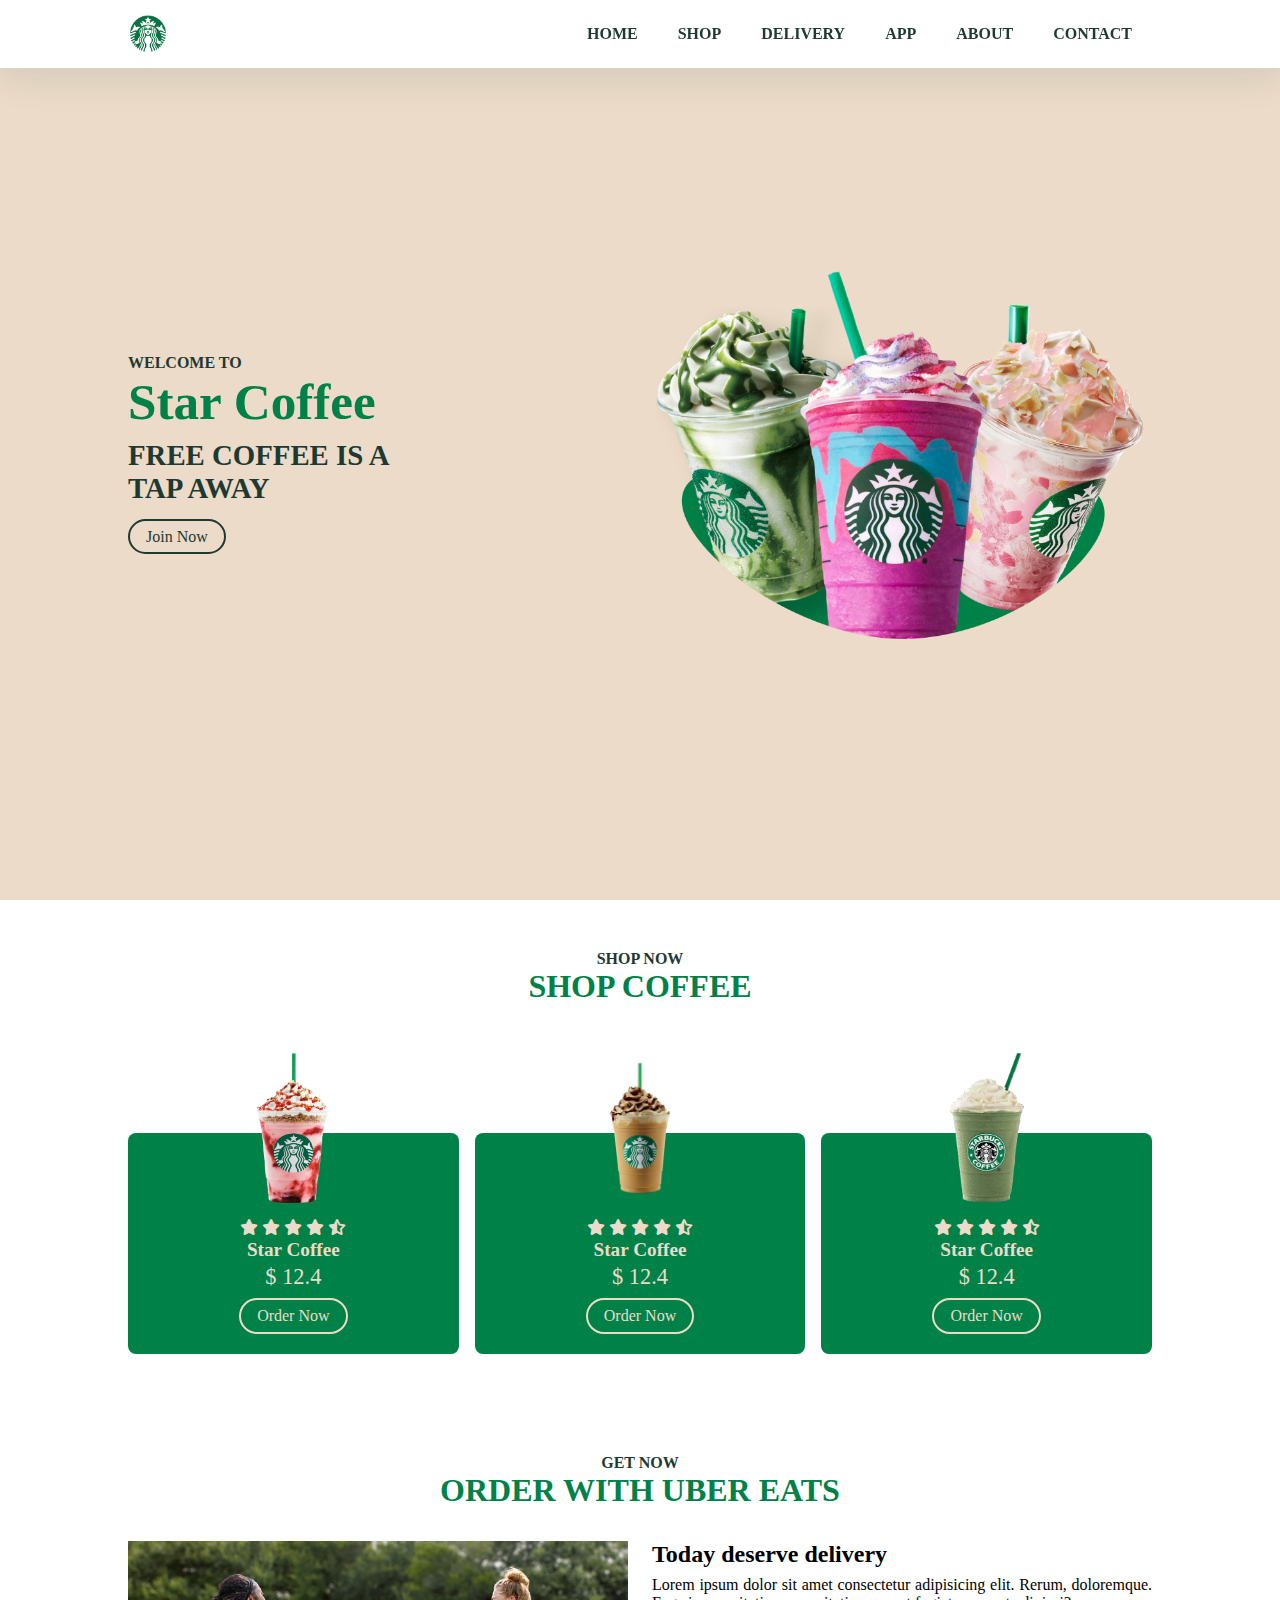
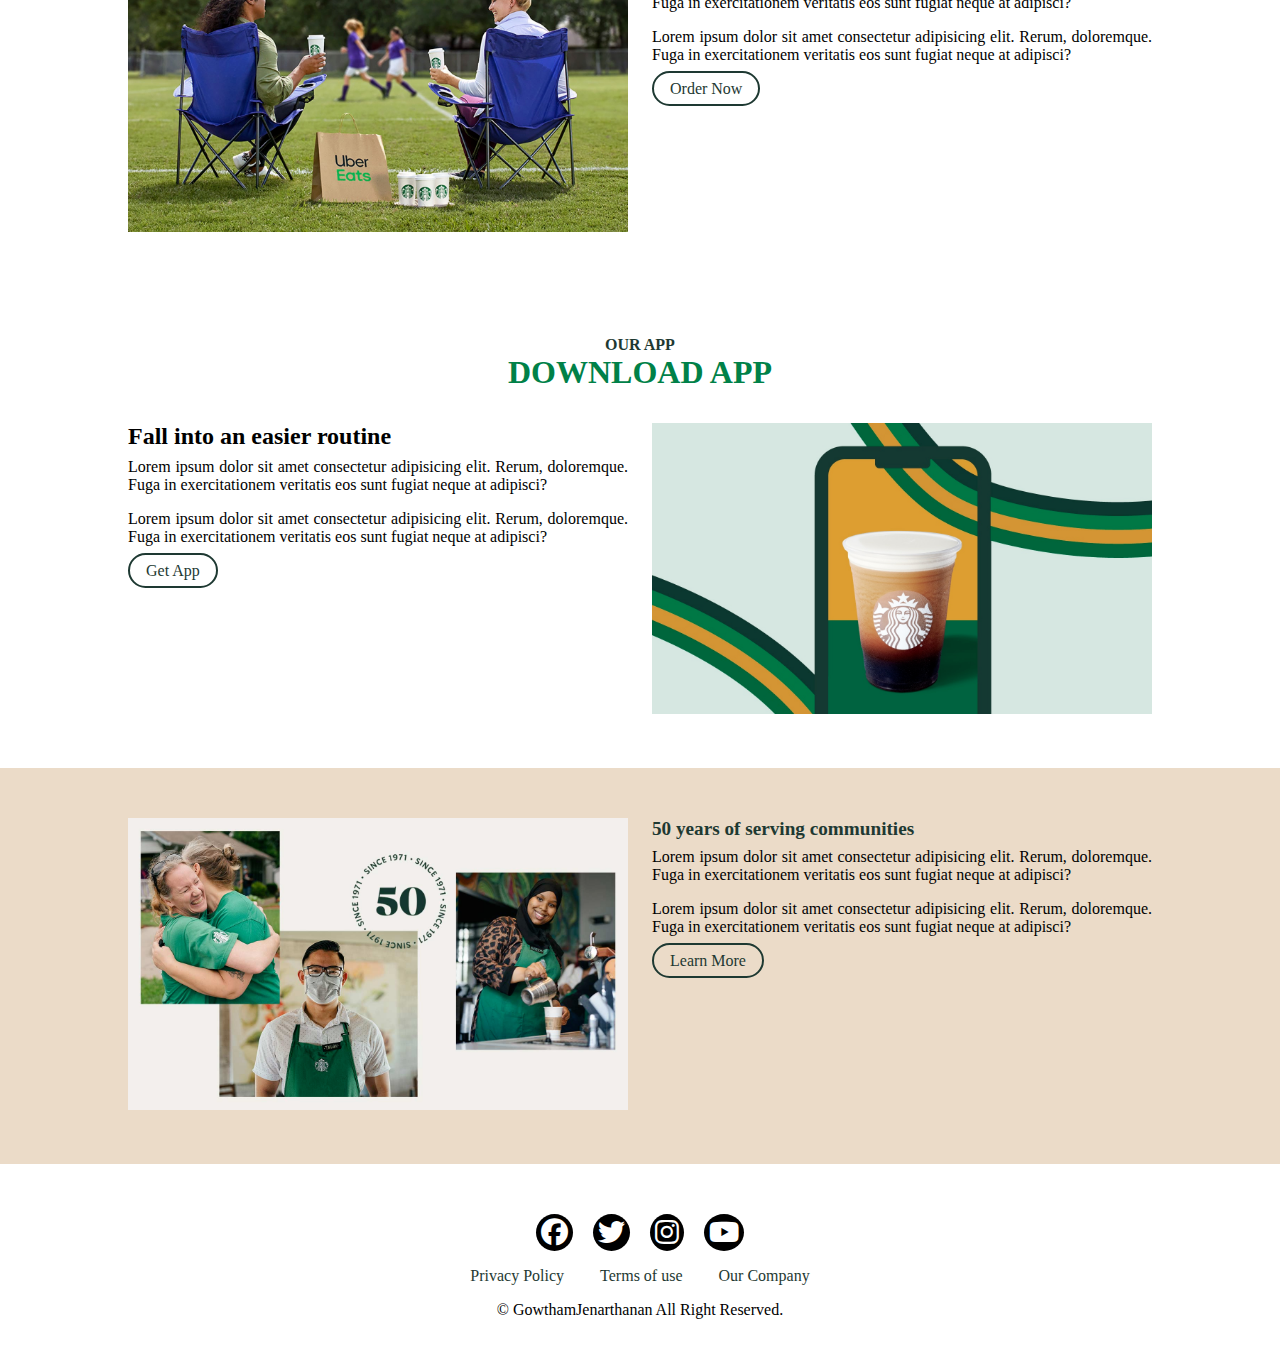
<file: Coffe Shop Website/index.html>
<!DOCTYPE html>
<html lang="en">
<head>
    <meta charset="UTF-8">
    <meta name="viewport" content="width=device-width, initial-scale=1.0">
    <title>Coffee Shop Website</title>
    <link rel="stylesheet" href="style.css">
    <link rel="stylesheet" href="https://cdnjs.cloudflare.com/ajax/libs/font-awesome/6.5.1/css/all.min.css"/>

<body>
   <!--Navbar--> 
   <header>
    <a href="#" class="logo"><img src="images/logo.png" alt=""></a>
    <div class="fas fa-bars" id="menu-icon"></div>
    <ul class="navbar">
        <li><a href="#home">Home</a> </li>
        <li><a href="#shop">Shop</a> </li>
        <li><a href="#delivery">Delivery</a></li>
        <li><a href="#app">App</a> </li>
        <li><a href="#about">About</a> </li>
        <li><a href="#contact">Contact</a> </li>
    </ul>
   </header>

<!--   Home  -->
<section class="home" id="home">
    <div class="home-text">
        <span>Welcome To</span>
        <h1>Star Coffee</h1>
        <h2>Free Coffee is a <br> tap away</h2>
        <a href="#" class="btn">Join Now</a>
    </div>
    <div class="home-img">
        <img src="images/home.png" alt="">
    </div>
</section>
<section class="shop" id="shop">
    <div class="heading">
        <span>Shop Now</span>
        <h1>Shop Coffee</h1>
    </div>
    <div class="shop-container">
        <div class="box">
            <div class="box-img">
                <img src="images/shop1.png" alt="">
            </div>
            <div class="stars">
                <i class="fa-solid fa-star"></i>
                <i class="fa-solid fa-star"></i>
                <i class="fa-solid fa-star"></i>
                <i class="fa-solid fa-star"></i>
                <i class="fa-solid fa-star-half-stroke"></i>
            </div>
            <h2>Star Coffee</h2>
            <span>$ 12.4</span>
            <a href="#" class="btn">Order Now</a>
        </div>

        <div class="box">
            <div class="box-img">
                <img src="images/shop2.png" alt="">
            </div>
            <div class="stars">
                <i class="fa-solid fa-star"></i>
                <i class="fa-solid fa-star"></i>
                <i class="fa-solid fa-star"></i>
                <i class="fa-solid fa-star"></i>
                <i class="fa-solid fa-star-half-stroke"></i>
            </div>
            <h2>Star Coffee</h2>
            <span>$ 12.4</span>
            <a href="#" class="btn">Order Now</a>
        </div>

        <div class="box">
            <div class="box-img">
                <img src="images/shop3.png" alt="">
            </div>
            <div class="stars">
                <i class="fa-solid fa-star"></i>
                <i class="fa-solid fa-star"></i>
                <i class="fa-solid fa-star"></i>
                <i class="fa-solid fa-star"></i>
                <i class="fa-solid fa-star-half-stroke"></i>
            </div>
            <h2>Star Coffee</h2>
            <span>$ 12.4</span>
            <a href="#" class="btn">Order Now</a>
        </div>
    </div>
</section>

<!-- Delivery-->
  <section class="delivery" id="delivery">
    <div class="heading">
        <span>Get Now</span>
        <h1>Order With Uber Eats</h1>
    </div>
    <div class="container">
        <div class="delivery-img">
            <img src="images/delivery.png" alt="">
        </div>
        <div class="delivery-text">
            <h2>Today deserve delivery</h2>
            <p>Lorem ipsum dolor sit amet consectetur adipisicing elit. Rerum, doloremque. Fuga in exercitationem veritatis eos sunt fugiat neque at adipisci?</p>
            <p>Lorem ipsum dolor sit amet consectetur adipisicing elit. Rerum, doloremque. Fuga in exercitationem veritatis eos sunt fugiat neque at adipisci?</p>
            <a href="#" class="btn">Order Now</a>
        </div>
    </div>
  </section>

   <section class="app" id="app">
    <div class="heading">
        <span>Our App</span>
        <h1>Download App</h1>
    </div>

    <div class="container">
       
        <div class="app-text">
            <h2>Fall into an easier routine</h2>
            <p>Lorem ipsum dolor sit amet consectetur adipisicing elit. Rerum, doloremque. Fuga in exercitationem veritatis eos sunt fugiat neque at adipisci?</p>
            <p>Lorem ipsum dolor sit amet consectetur adipisicing elit. Rerum, doloremque. Fuga in exercitationem veritatis eos sunt fugiat neque at adipisci?</p>
            <a href="#" class="btn">Get App</a>
        </div>
        <div class="app-img">
            <img src="images/app.png" alt="">
        </div>
    </div>
   </section>

   <!-- About-->

   <section class="about" id="about">
       <div class="about-img">
        <img src="images/about.png" alt="">
       </div>
       <div class="about-text">
        <h2>50 years of serving communities</h2>
        <p>Lorem ipsum dolor sit amet consectetur adipisicing elit. Rerum, doloremque. Fuga in exercitationem veritatis eos sunt fugiat neque at adipisci?</p>
        <p>Lorem ipsum dolor sit amet consectetur adipisicing elit. Rerum, doloremque. Fuga in exercitationem veritatis eos sunt fugiat neque at adipisci?</p>
        <a href="#" class="btn">Learn More</a>
    </div>
</section>

<section class="contact" id="contact">
    <div class="social">
        <a href="#"><i class="fa-brands fa-facebook"></i></a>
        <a href="#"><i class="fa-brands fa-twitter"></i></a>
        <a href="#"><i class="fa-brands fa-instagram"></i></a>
        <a href="#"><i class="fa-brands fa-youtube"></i></a>
    </div>
    <div class="links">
        <a href="#">Privacy Policy</a>
        <a href="#">Terms of use</a>
        <a href="#">Our Company</a>
    </div>
    <p>&#169; GowthamJenarthanan All Right Reserved.</p>
</section>



    <!--Link JS file-->
    <script src="script.js"></script>
</body>
</html>
</file>
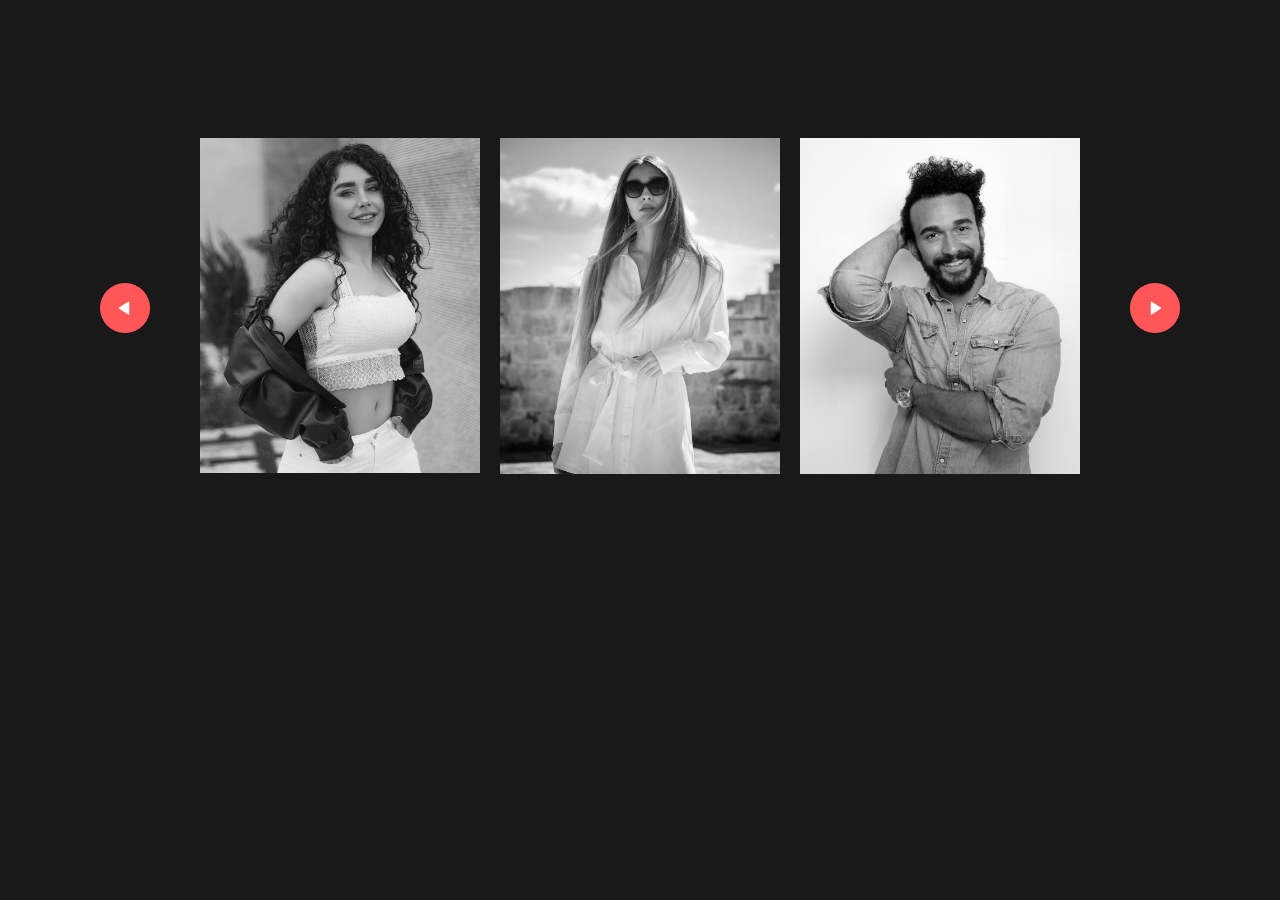
<file: Image Slider/index.html>
<!DOCTYPE html>
<html lang="en">
<head>
    <meta charset="UTF-8">
    <meta name="viewport" content="width=device-width, initial-scale=1.0">
    <title>Image Slider</title>
    <link rel="stylesheet" href="style.css">    
</head>
<body>
    <div class="gallery-wrap">
        <img src="images/back.png" id="backBtn" alt="">
        <div class="gallery">
            <div>
                <span><img src="images/image-1.png" alt=""> </span>
                <span><img src="images/image-2.png" alt=""> </span>
                <span><img src="images/image-3.png" alt=""> </span>        
            </div>
            <div>
                <span><img src="images/image-4.png" alt=""> </span>
                <span><img src="images/image-5.png" alt=""> </span>
                <span><img src="images/image-6.png" alt=""> </span>        
            </div>
        </div>
        <img src="images/next.png" id="nextBtn" alt="">
    </div>
    
<script src="script.js"></script>

</body>
</html>
</file>
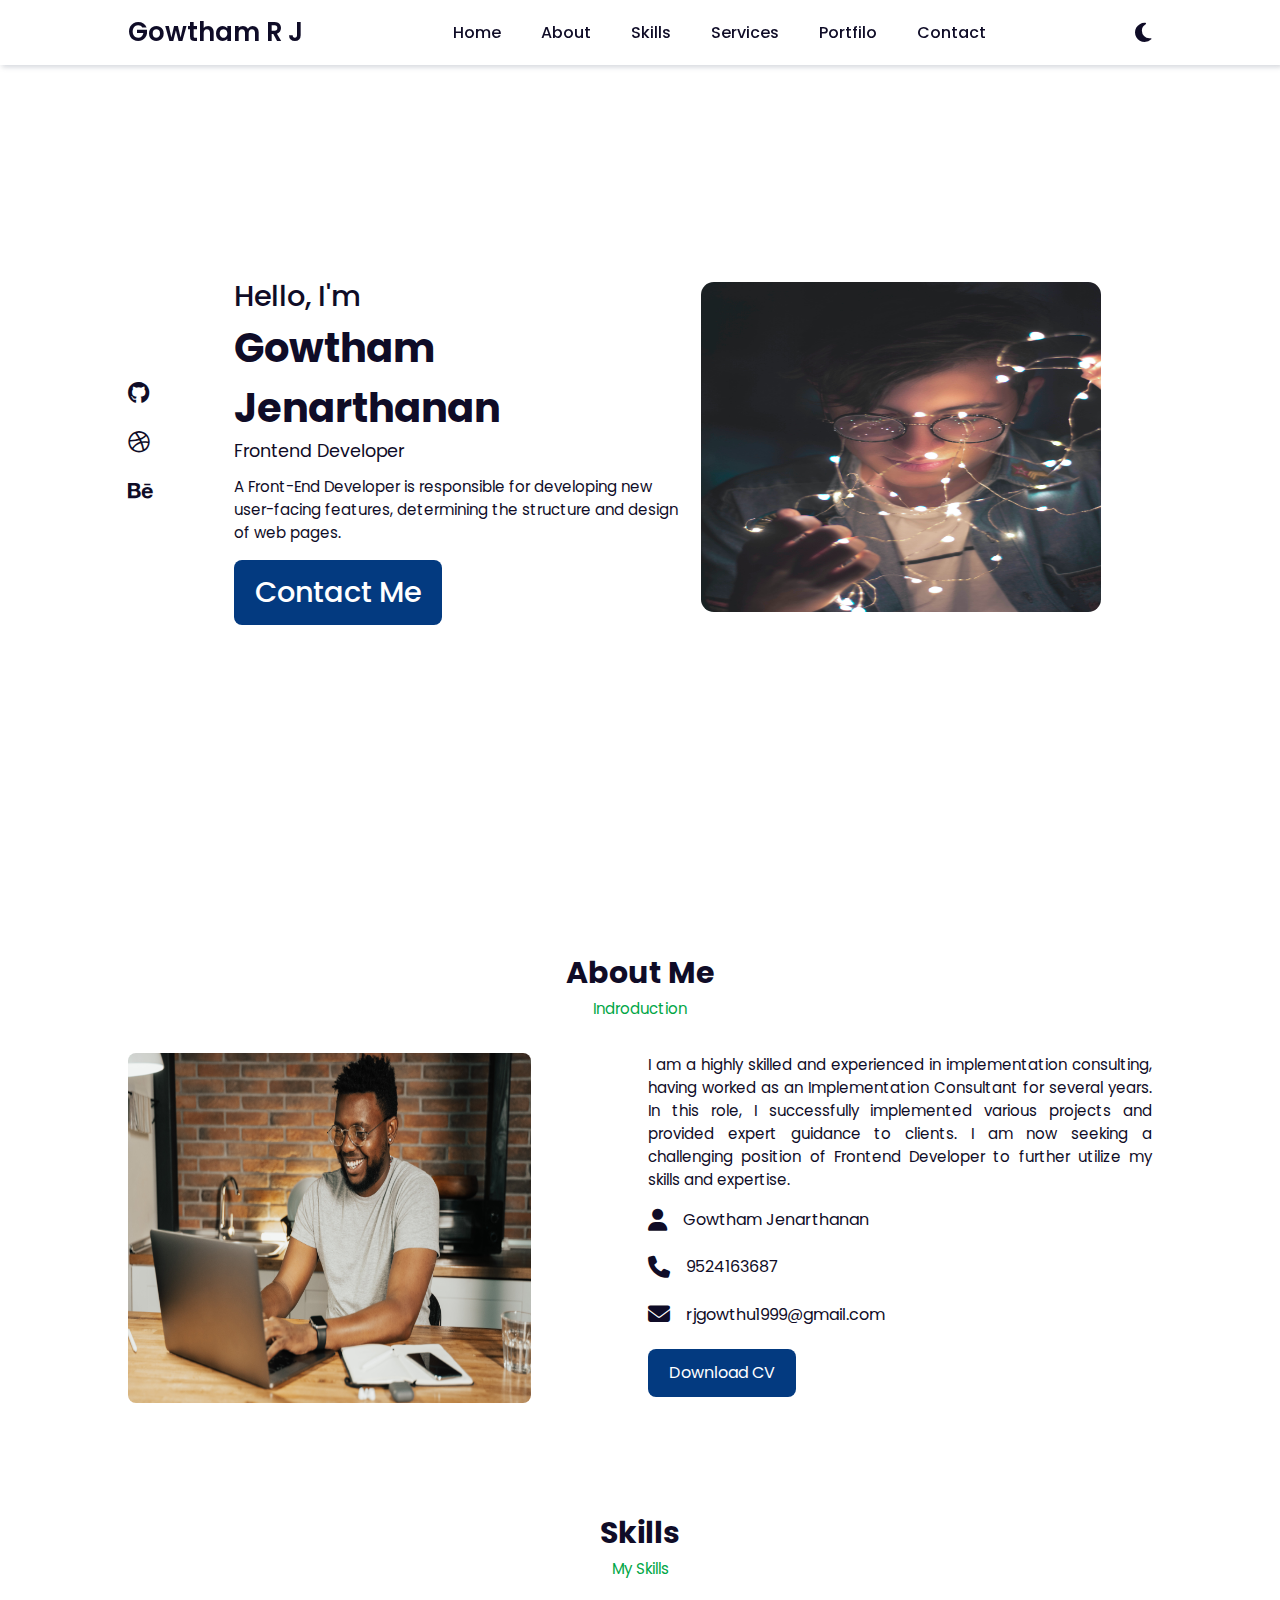
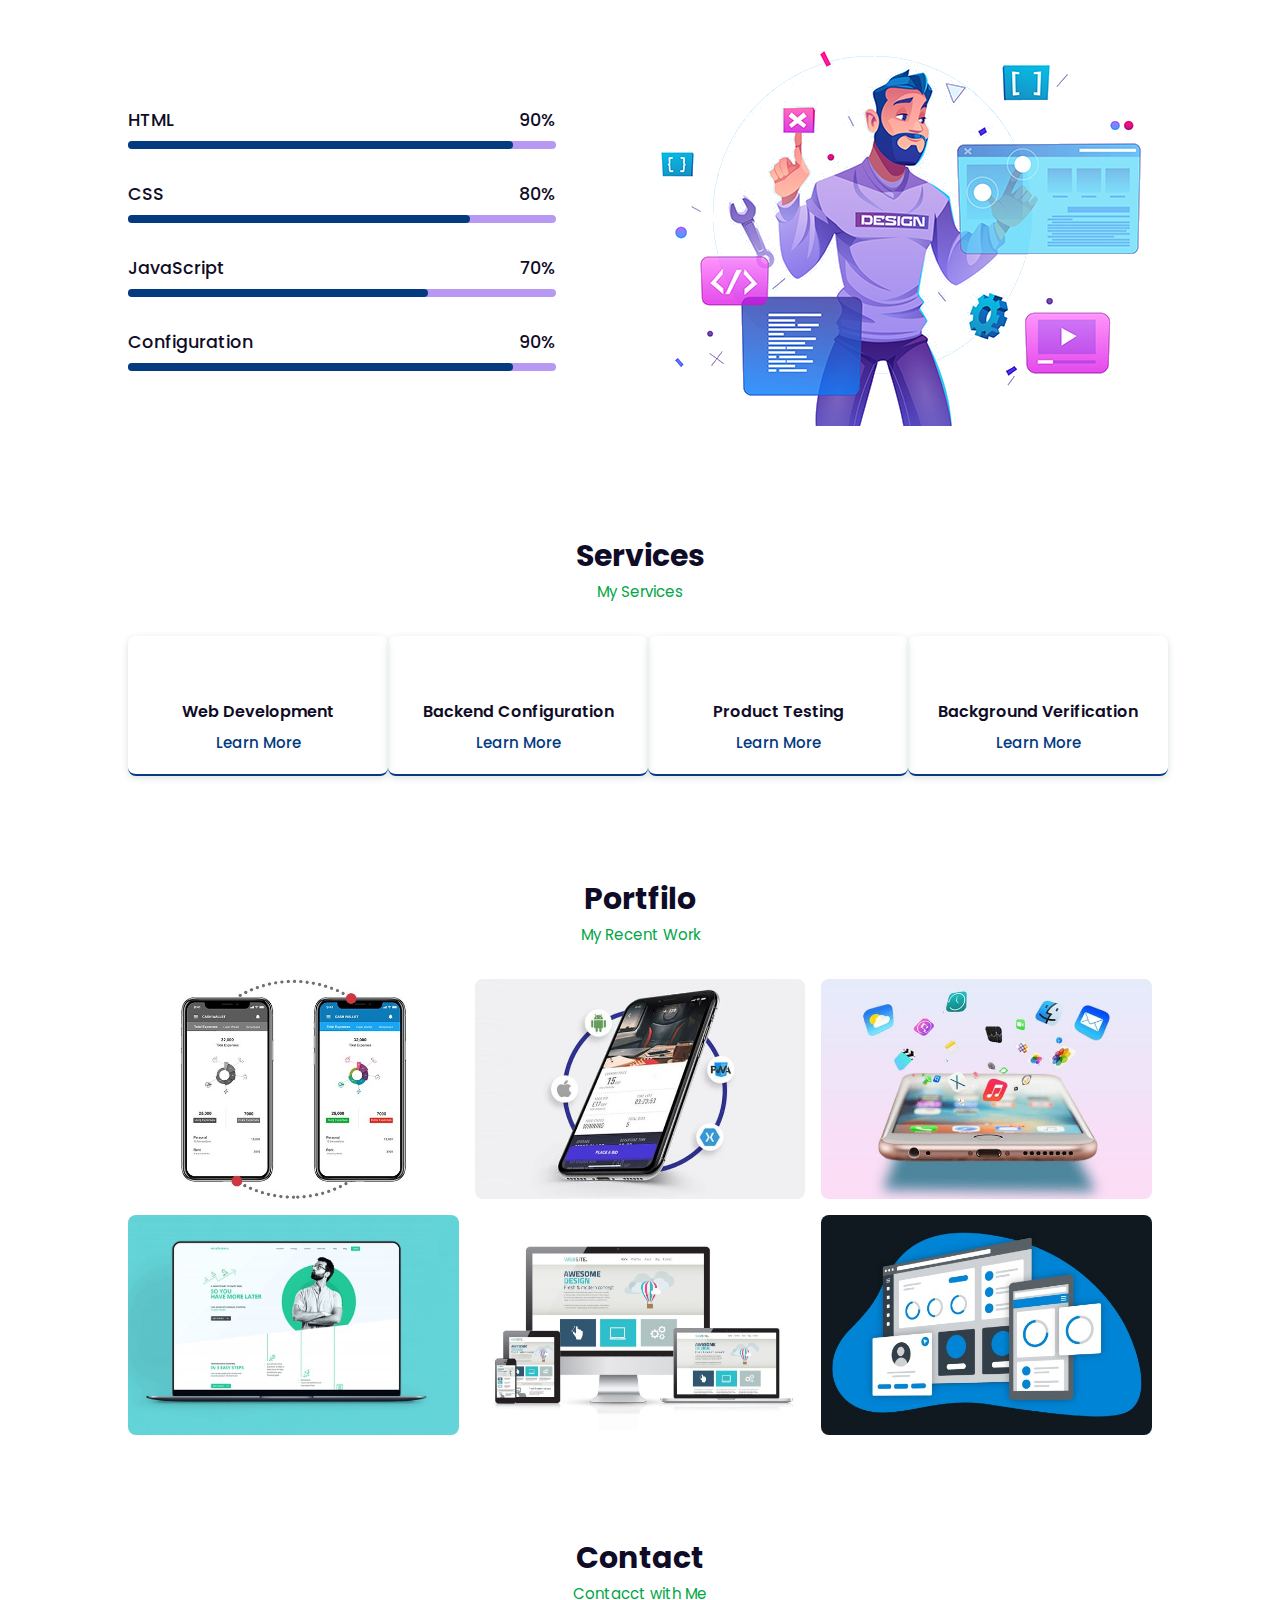
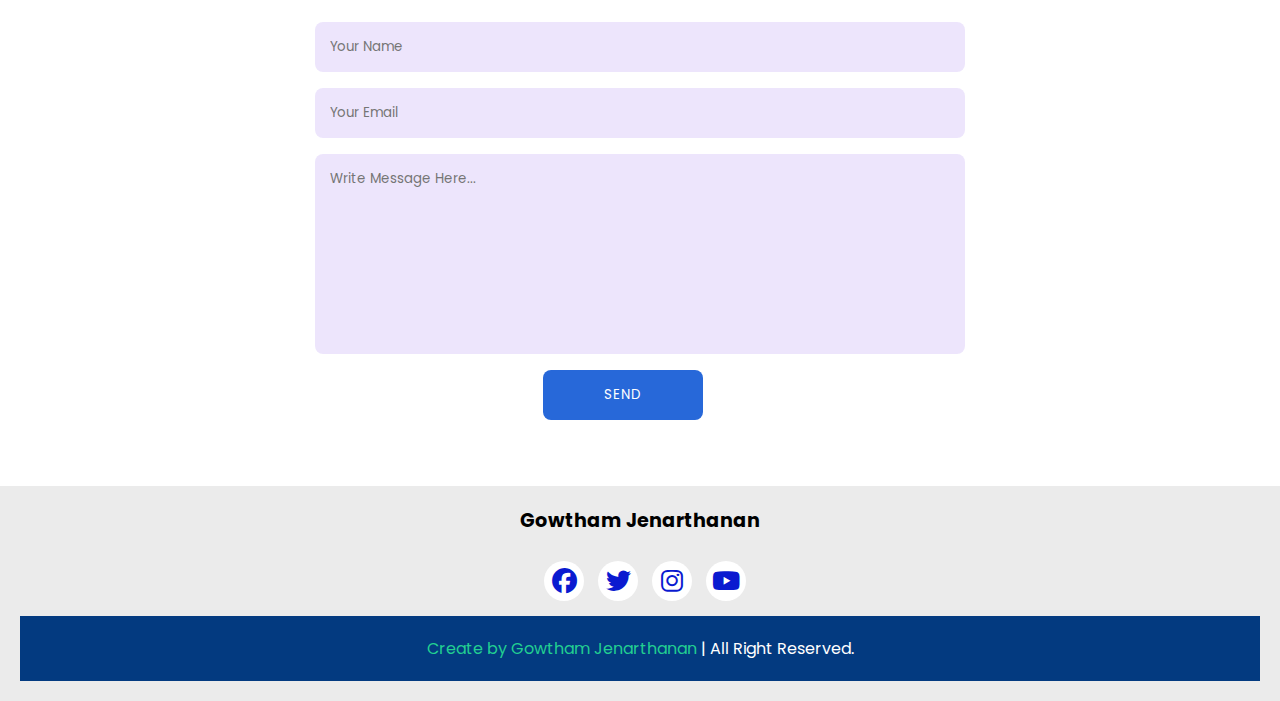
<file: Personal Portfilo/index.html>
<!DOCTYPE html>
<html lang="en">
<head>
    <meta charset="UTF-8">
    <meta name="viewport" content="width=device-width, initial-scale=1.0">
    <title>Personal Portfilo</title>
    <!--Favicon-->
    <link rel="shortcut icon" href="images/profile.jpg" type="images/x-icon">
    <!--CSS file link -->
    <link rel="stylesheet" href="css/style.css">
    <!--icon cdn link- font awsome  cdn  -->
    <link rel="stylesheet" href="https://cdnjs.cloudflare.com/ajax/libs/font-awesome/6.5.1/css/all.min.css" />
</head>
<body>
    
    <!--Navigation Bar-->
   <header>
    <a href="" class="logo">Gowtham R J</a>
    <div class="fa fa-bars" id="menu-icon"></div>

    <!--Menu items-->
    <ul class="navbar">
        <li><a href="#home">Home</a></li>
        <li><a href="#about">About</a></li>
        <li><a href="#skills">Skills</a></li>
        <li><a href="#services">Services</a></li>
        <li><a href="#portfilo">Portfilo</a></li>
        <li><a href="#contact">Contact</a></li>        
    </ul>
    <div class="fa fa-moon" id="darkmode"></div>
   </header>


    <!--Home section-->
    <section class="home" id="home">
        <div class="social">
            <a href="#"><i class="fa-brands fa-github"></i></i></a>
            <a href="#"><i class="fa-brands fa-dribbble"></i></i></a>
            <a href="#"><i class="fa-brands fa-behance"></i></i></a>
        </div>

       <!--Home image--> 
      <div class="home-img">
         <img src="images/11.jpg" alt="">
        </div>
        <div class="home-text">
            <span>Hello, I'm</span>
            <h1>Gowtham Jenarthanan</h1>
            <h2>Frontend Developer</h2>
            <p>A Front-End Developer is responsible for developing new user-facing features, determining the structure and design of web pages. </p>
            <a href="" class="btn">Contact Me</a>
        </div>
    </section>

     <!--    About Section-->
     <section class="about" id="about">
         <div class="heading">
            <h2>About Me</h2>
            <span>Indroduction</span>
         </div>
         <div class="about-container">
            <div class="about-img">
                <img src="images/21.jpg" alt="">
            </div>
            <div class="about-text">
                <p>I am a highly skilled and experienced in implementation consulting, having worked as an Implementation Consultant for several years. In this role, I successfully implemented various projects and provided expert guidance to clients. I am now seeking a challenging position of Frontend Developer to further utilize my skills and expertise.</p>
                <div class="information">
                    <div class="info-box">
                        <i class="fa-solid fa-user"></i>
                        <span>Gowtham Jenarthanan</span>
                    </div>
                    <div class="info-box">
                        <i class="fa-solid fa-phone"></i>
                        <span>9524163687</span>
                    </div>
                    <div class="info-box">
                        <i class="fa-solid fa-envelope"></i>
                        <span>rjgowthu1999@gmail.com</span>
                    </div>
                </div>
                <a href="" class="btn">Download CV</a>
            </div>

         </div>
     </section>
 
     <!--   Skill section-->
     <section class="skills" id="skills">
       <div class="heading" id="skills">
        <h2>Skills</h2>
        <span>My Skills</span>
       </div>

       <div class="skills-container">
        <div class="bars">
        <div class="bars-box">
            <h3>HTML</h3>
            <span>90%</span>
            <div class="light-bar"></div>
            <div class="percent-bar html-bar"></div>
        </div>
        <div class="bars-box">
            <h3>CSS</h3>
            <span>80%</span>
            <div class="light-bar"></div>
            <div class="percent-bar css-bar"></div>
        </div>
        <div class="bars-box">
            <h3>JavaScript</h3>
            <span>70%</span>
            <div class="light-bar"></div>
            <div class="percent-bar js-bar"></div>
        </div>
        <div class="bars-box">
            <h3>Configuration</h3>
            <span>90%</span>
            <div class="light-bar"></div>
            <div class="percent-bar configuration-bar"></div>
        </div>


       </div>

       <!--image-->
       <div class="skills-img">
       <img src="images/123.png" alt="">
    </div>
    </div>
     </section>
<!--  Service section-->
    </section>
    <!-- Services -->
    <section class="services" id="services">
        <div class="heading">
            <h2>Services</h2>
            <span>My Services</span>
        </div>
        <div class="services-content">
            <!-- Box 1 -->
            <div class="services-box">
                <i class='bx bx-code-alt' ></i>
                <h3>Web Development</h3>
                <a href="#">Learn More</a>
            </div>
            <!-- Box 2 -->
            <div class="services-box">
                <i class='bx bx-server' ></i>
                <h3>Backend Configuration</h3>
                <a href="#">Learn More</a>
            </div>
            <!-- Box 3 -->
            <div class="services-box">
                <i class='bx bx-brush' ></i>
                <h3>Product Testing</h3>
                <a href="#">Learn More</a>
            </div>

            <div class="services-box">
                <i class='bx bxl-wordpress' ></i>
                <h3>Background Verification</h3>
                <a href="#">Learn More</a>
            </div>
        </div>
    </section>

 <!-- Portfilo section-->

 <section class="portfilo" id="portfilo">
    <div class="heading">
        <h2>Portfilo</h2>
        <span>My Recent Work</span>
    </div>
    <div class="portfilo-content">
        <div class="portfilo-img">
            <img src="images/blog-2.jpg" alt="">
        </div>
        <div class="portfilo-img">
            <img src="images/blog-3.jpg" alt="">
        </div>
        <div class="portfilo-img">
            <img src="images/blog-4.jpg" alt="">
        </div>
        <div class="portfilo-img">
            <img src="images/blog-5.jpg" alt="">
        </div>
        <div class="portfilo-img">
            <img src="images/blog-6.jpg" alt="">
        </div>
        <div class="portfilo-img">
            <img src="images/blog-7.jpg" alt="">
        </div>
        
    </div>

 </section>



 <!-- Contact form section-->
 <section class="contact" id="contact">
    <div class="heading">
        <h2>Contact</h2>
        <span>Contacct with Me</span>
    </div>
    <div class="contact-form">
        <form action="">
            <input type="text" placeholder="Your Name">
            <input type="email" placeholder="Your Email">
            <textarea name="" id="" cols="30" rows="10" placeholder="Write Message Here..."></textarea>
            <input type="button" value="Send" class="contact-button">
        </form>
    </div>
 </section>

 <!--   Footer Section-->

 <section class="footer">
    <h2>Gowtham Jenarthanan</h2>
    <div class="footer-social">
        <a href=""><i class="fa-brands fa-facebook"></i></a>
        <a href=""><i class="fa-brands fa-twitter"></i></a>
        <a href=""><i class="fa-brands fa-instagram"></i></a>
        <a href=""><i class="fa-brands fa-youtube"></i></a>
    </div>

    <div class="copyright">
        <P><a href="">Create by <a href="">Gowtham Jenarthanan</a> | All Right Reserved. </a></P>
    </div>
 </section>



    <!--JS File-->
    <script src="Js/script.js"></script>
</body>
</html>
</file>
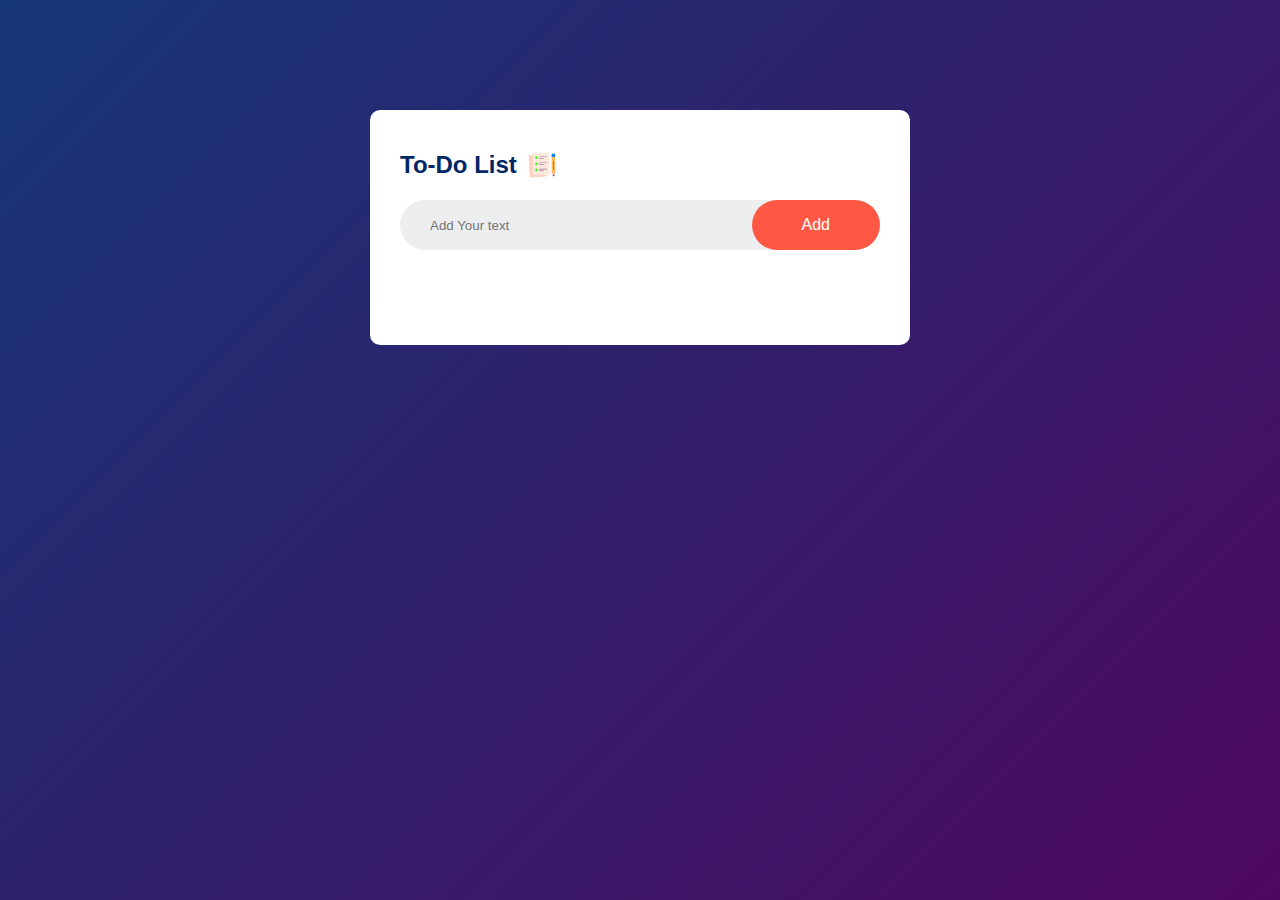
<file: To-Do List App/index.html>
<!DOCTYPE html>
<html lang="en">
<head>
    <meta charset="UTF-8">
    <meta name="viewport" content="width=device-width, initial-scale=1.0">
    <title>To-Do List App</title>
    <link rel="stylesheet" href="style.css">
</head>
<body>
    <div class="container">
        <div class="todo-app">
            <h2> To-Do List <img src="images/icon.png" alt=""></h2>
            <div class="row">
                <input type="text" id="input-box" placeholder="Add Your text">
                <button onclick="addTask()">Add</button>
            </div>
            <ul id="list-container">
               <!-- <li class="checked">Task 1</li>
                <li>Task 2</li>
                <li>Task 3</li>-->
            </ul>
        </div>
        
    </div>
    <script src="script.js"></script>
</body>
</html>
</file>
<file: Coffe Shop Website/style.css>
/* google fonts */

@import url('https://fonts.googleapis.com/css2?family=Poppins:wght@300;400;500&display=swap');

* {
    margin: 0;
    padding: 0;
    box-sizing: border-box;
    scroll-padding-top: 2rem;
    text-decoration: none;
    list-style: none;
    scroll-behavior:smooth;
    font-family: "poppins" sans-serif;
    
}

:root {
    --main-color: #008148;
    --second-color: #1e3932;
}

section {
    padding: 50px 10%;
}

*::selection {
    color: #fff;
    background: var(--main-color);
}

img {
    width: 100%;
}

header {
    position:fixed;
    width: 100%;
    top:0;
    right: 0;
    display: flex;
    align-items:center;
    justify-content: space-between;
    background: #fff;
    box-shadow: 0 4px 41px rgb(14 55 54/14%);
    padding: 15px 10%;
    transition: 0.2s;

}

.logo {
    display:flex;
    align-items:center;
}
.logo img {
    width: 40px;
}

.navbar {
    display:flex;
}

.navbar a {
    font-size: 1rem;
    padding:11px 20px;
    color: var(--second-color);
    font-weight:600;
    text-transform: uppercase;
}

.navbar a:hover {
    color: var(--main-color);
}

#menu-icon {
    font-size:24px;
    cursor:pointer;
    z-index: 1001;
    display: none;
}

.home {
    width: 100%;
    min-height: 100vh;
    display: flex;
    flex-wrap: wrap;
    align-items:center;
    background: #ebdbc8;
    gap:1rem;
}

.home-text {
    flex: 1 1 17rem;
}

.home-img {
    flex: 1 1 17rem;
}

.home-img img {
    animation: animate 5s linear infinite;
}

@keyframes animate {
    0%{
        transform: translate(-11px, 0);
    }
    50%{
        transform: translate(-0px, -11px);
    }
    100%{
        transform: translate(-11px, 0);
    }
}

.home-text span {
    font-size: 1rem;
    text-transform: uppercase;
    font-weight: 600;
    color: var(--second-color)
}

.home-text h1 {
    font-size:3.2rem;
    color: var(--main-color);
    font-weight: bolder;
}

.home-text h2 {
    font-size: 1.8rem;
    font-weight: 600;
    color: var(--second-color);
    text-transform: uppercase;
    margin: 0.5rem 0 1.4rem;
}

.btn {
    padding: 7px 16px;
    border: 2px solid var(--second-color);
    border-radius: 40px;
    color:var(--second-color);
    font-weight: 500;
}

.btn:hover {
    color: #fff;
    background: var(--second-color);
}

.heading {
    text-align: center;
    text-transform: uppercase;
}

.heading span {
    font-size: 1rem;
    font-weight: 600;
    color: var(--second-color);
}

.heading h1 {
    font-size: 2rem;
    color: var(--main-color);
}

.shop-container {
    display: flex;
    flex-wrap:wrap;
    gap:1rem;
    margin-top:5rem;
}

.shop-container .box {
    flex: 1 1 10rem;
    background:var(--main-color);
    padding:20px;
    display: flex;
    text-align: center;
    flex-direction: column;
    align-items:center;
    margin-top:3rem;
    border-radius: 0.5rem;
}

.shop-container .box .box-img {
    width: 150px;
    height: 150px;
    margin-top: -100px;
}

.shop-container .box .box-img img {
    width: 100%;
    height: 100%;
    object-fit:contain;
    object-position: center;
}

.stars {
    margin: 1rem 0 0.1rem;
}

.shop-container .box .stars .fa-solid {
    color: #ebdbc8;

}

.shop-container .box h2 {
    font-size: 1.2rem;
    color: #ebdbc8;
}
.shop-container .box span {
    font-size: 1.4rem;
    color: #ebdbc8;
    font-weight: 500;
    margin:0.2rem 0 0.5rem;
}

.box .btn {
    border: 2px solid #ebdbc7;
    color: #ebdbc8;
}

.box .btn:hover {
    background: #ebdbc8;
    color: var(--second-color);
}

.container {
    display:flex;
    flex-wrap: wrap;
    gap:1.5rem;
    margin-top: 2rem;
}

.delivery-img,  
.app-img {
    flex: 1 1 21rem;
}

.delivery-text,
.app-text 
{
    flex: 1 1 21rem;
}
.delivery-text h2 
.app-text h2{
    font-size: 1.2rem;
    color: var(--second-color);
}
.delivery-text p, 
.app-text p {
    margin: 0.5rem 0 1rem;
    text-align: justify;
}

.about {
    display: flex;
    flex-wrap: wrap;
    background: #ebdbc8;
    gap:1.5rem;
}
.about-img {
    flex: 1 1 17rem;
}

.about-text {
    flex: 1 1 17rem;
}

.about-text h2 {
    font-size: 1.2rem;
    color: var(--second-color);

}

.about-text p {
    margin: 0.5rem 0 1rem;
    text-align: justify;
}

.contact {
    display: flex;
    flex-direction: column;
    align-items: center;
}

.social a {
    font-size: 27px;
    margin: 0.5rem;
}

.social a .fa-brands {
    padding: 5px;
    color: #fff;
    background: #000000;
    border-radius: 50%;
}
.social a .fa-brands:hover {
    background: var(--main-color);

}

.links {
    margin: 1rem 0 1rem;
}
.links a {
    font-size: 1rem;
    font-weight: 500;
    color:var(--second-color);
    padding: 1rem;
}

.links a:hover {
    color: var(--main-color);
}

.contact p {
    text-align: center;
}

/* Responsive */ 

@media (max-width: 1150px){
    header {
        padding: 18px 7%;
    }
    section {
        padding: 50px 7%;
    }
    .home-text h1{
        font-size: 3rem;
    }
    .home-text h2 {
        font-size: 1.5rem;
    }
}

@media (max-width: 991px){
    header {
        padding: 18px 4%;
    }
    section {
        padding: 50px 4%;
    }
   
}

@media (max-width: 768px){
    header {
        padding: 11px 4%;
       
    }
    #menu-icon {
        display: initial;
    }
    header .navbar {
        position: absolute;
        top:-500px;
        left:0;
        right:0;
        display: flex;
        flex-direction: column;
        background: #fff;
        box-shadow: 0 4px 4px rgb(14 55 54 /14%);
        border-top: 2px solid var(--main-color);
        transition: 0.2s;
        
    }

    .navbar.active {
        top:100%;
    }
    .navbar a {
        padding: 1.5rem;
        display: block;
        color: var(--second-color);
        
    }
    .home-text span {
        font-size: 0.9rem;
    }
    .home-text h1 {
        font-size: 2.4rem;
    }
    .home-text h2 {
        font-size: 1.2rem;
    }
    }

    @media (max-width: 768px) {
        .home-text {
            padding-top: inherit;
        }
        .shop-container .box {
            margin-top: 6rem;
        }
        .heading h1 {
            font-size: 1.5rem
        }

        .heading span {
            font-size: 0.9rem;
        }
        .about {
            flex-direction: column-reverse    
            }
    }

    @media (max-width:364px ) {
        .links {
            display: flex;
            flex-direction: column;
        }
    }
</file>
<file: Image Slider/style.css>
*{
    margin: 0;
    padding: 0;
    font-family: 'Poppins', sans-serif;
    box-sizing: border-box;
}

body {
    background:  #191919;
}

.gallery {
    width: 900px;
    display: flex;
    overflow-x: scroll;
}

.gallery div {
    width: 100%;
    display: grid;
    grid-template-columns: auto auto auto;
    grid-gap: 20px;
    padding: 10px;
    flex: none;
}

.gallery div img {
    width: 100%;
    filter: grayscale(100%);
    transition: transform 0.5s;
}

.gallery::-webkit-scrollbar {
    display: none;
}

.gallery-wrap {
    display: flex;
    align-items: center;
    justify-content: center;
    margin: 10% auto;
}

#backBtn, #nextBtn {
    width: 50px;
    cursor: pointer;
    margin: 40px;
}

.gallery div img:hover {
    filter: grayscale(0);
    cursor: pointer;
    transform: scale(1.1);
}
</file>
<file: Personal Portfilo/css/style.css>
/* google fonts */
@import url('https://fonts.googleapis.com/css2?family=Poppins:wght@300;400;500&display=swap');

* {
    margin: 0;
    padding: 0;
    box-sizing: border-box;
    list-style: none;
    text-decoration: none;
    font-family: "poppins", sans-serif;
    scroll-behavior:smooth;
}

:root {
    --main-color: #033a80;
    --bg-color: #fff;
    --text-color: #0f0c27;
    --hover: hsl(260, 100%, 51%);

    --big-font:3.2rem;
    --medium-font: 1.8rem;
    --p-font: 0.941rem;
}

body {
    background: var(--bg-color);
    color: var(--text-color);
}

/* dark mode */
body.active {
    --text-color: #fff;
    --bg-color: #0f0c27;
}

section {
    padding: 50px 10%;
}

*::selection {
    color: var(--bg-color);
    background: var(--main-color);
}

/* Navigation bar */
header {
    position:fixed;
    width: 100%;
    top: 0;
    right: 0;
    z-index: 1000;
    display: flex;
    align-items: center;
    justify-content: space-between;
    background: var(--bg-color);
    padding: 13px 10%;
    transition: 0.8s;
    
    box-shadow: -3px -3px 7px #ffffff73,
                2px 2px 5px rgba(94, 104, 121, 0.288);   
}

.logo {
    font-size: 1.61rem;
    font-weight: 600;
    color: var(--text-color);
    
}

.navbar { 
    display: flex;
    transform: 1s linear;
    
    
}
.navbar a {
    font-size: 1rem;
    padding: 10px 20px;
    color: var(--text-color);
    font-weight: 500;
    
}

.navbar a:hover {
    color: var(--hover);
}
#menu-icon {
    font-size: 24px;
    cursor: pointer;
    z-index: 10001;
    display: none;
    
}

#darkmode {
    font-size: 22px;
    cursor: pointer;
}


/* Home section */

.home {
    position: relative;
    width: 100%;
    min-height: 100vh;
    display: grid;
    grid-template-columns: 0.2fr 1fr 1fr;
    align-items:center;
    gap:1rem;
}

.home-img img{
    width: 400px;
    height:330px;
    border-radius:0.8rem;
}

.home-img {
    order: 3;
}

.home-text {
    font-size: var(--medium-font);
    font-weight: 500;
}

.home-text h1 {
    font-size: 2.5rem;
}

.home-text h2 {
    font-size: 1.1rem;
    font-weight: 400;
}

.home-text p {
    font-size: var(--p-font);
    font-weight: 400;
    margin: 0.7rem 0 1rem;
}

.social {
    display: flex;
    flex-direction: column;
}

.social a {
    margin-bottom: 1rem;
    font-size: 22px;
    color: var(--text-color);
}

.social a:hover {
    color: var(--hover);
}

/* button */

.btn {
    display: inline-block;
    background: var(--main-color);
    color: #fff;
    padding: 0.7rem 1.3rem;
    border-radius: 0.5rem;
}

.btn:hover {
    background: var(--hover);
}

/* about section */

.about-img img {
    width: 80%;
   height: 350px;
    border-radius: 0.5rem;
}
.heading {
    text-align:center;
}
.heading h2 {
    font-size: 30px;
}
.heading span {
    font-size: var(--p-font);
    color: rgb(1, 166, 70);
}
.about-container {
    display: grid;
    grid-template-columns: repeat(2, 1fr);
    gap: 1rem;
    margin-top: 2rem;
    
}

.about-text p {
    font-size: var(--p-font);
    font-weight: 400;
    text-align: justify;
}

.information {
    margin: 1rem 0 1.4rem;
}

.information .info-box {
    display: flex;
    align-items: center;
    margin-bottom: 1.4rem;
}
.information .info-box .fa-solid {
    font-size: 22px;
}

.information .info-box span {
    font-weight: 400;
    margin-left: 1rem;
}

/* skills */

.skills-container {
    display: grid;
    grid-template-columns: repeat(2, 1fr);
    align-items: center;
    gap: 2rem;
    margin-top: 4rem;
}

.skills-img {
    width: 80%;
    padding-left: 4rem;
    object-position: center;
}

.bars-box {
    position: relative;
    display: flex;
    justify-content: space-between;
    align-items: center;
    padding: 1rem 0;
    margin-bottom: 1rem;
}

.bars-box h3, .bars-box span {
    font-size: 1.1rem;
    font-weight: 500;
}

.light-bar {
    position: absolute;
    bottom: 0;
    left:0;
    width: 100%;
    height: 0.5rem;
    background: hsla(260, 100%, 44%, 0.4);
    border-radius: 0.5rem;
}

.percent-bar {
    position: absolute;
    bottom: 0;
    left: 0;
    height: 0.5rem;
    background: var(--main-color);
    border-radius: 0.5rem;
}

.html-bar {
    width: 90%;
}
.css-bar {
    width: 80%;
}
.js-bar {
    width: 70%;
}
.configuration-bar {
    width: 90%;
}

/* service section */

.services-content {
    display: grid;
    grid-template-columns: repeat(auto-fit, minmax(200px, auto));
    justify-content: center;
    gap: 1rem;
    margin-top: 2rem;
  }
  .services-box {
    padding: 20px;
    width: 260px;
    display: flex;
    flex-direction: column;
    align-items: center;
    text-align: center;
    border-radius: 0.5rem;
    border-bottom: 2px solid var(--main-color);
    box-shadow: 0 2px 7px rgb(14 55 54 / 15%);
  }
  .services-box:hover{
   background-color: #02225a;
  }
  
  .services-box h3 {
    font-size: 1rem;
    font-weight: 600;
    margin: 0.7rem 0 0.4rem;
  }
  .services-box:hover h3{
    color: #fff;
  }
  .services-box .bx {
    padding-top: 2rem;
    font-size: 54px;
    color: var(--main-color);
  }
  .services-box:hover .bx{
    color: #22cf91;
  }
  .services-box a {
    color: var(--main-color);
    font-size: var(--p-font);
    font-weight: 500;
  }
  .services-box:hover a{
    color: #8b8a8f;
  }
/*---- portfilo section */

.portfilo-content{
    display: grid;
    grid-template-columns: repeat(auto-fit, minmax(280px, auto));
    gap:1rem;
    margin-top:2rem;
}

.portfilo-img {
    overflow: hidden;
    border-radius: 0.5rem;
}
.portfilo-img img {
    width: 100%;
    display: block;
}

.portfilo-img img:hover {
    transform: scale(1.1);
    transition: 1s;
}

/*contact form section */

.contact-form {
    display: grid;
    place-items: center;
    margin-top:1rem;
}

.contact-form form {
    display: flex;
    flex-direction: column;
    width: 650px;
}

form input, form textarea {
    padding: 15px;
    border-radius: 0.5rem;
    width: 100%;
    border: none;
    outline: none;
    background: hsla(260, 100%, 44%, 0.1);
    margin-bottom: 1rem;
    color: var(--text-color);
}
form textarea {
    resize: none;
    height: 200px;
}

.contact-button {
    width: 160px;
    cursor: pointer;
    background: #2768d9;
    color: #fff;
    justify-content:center;
    text-transform: uppercase;
    letter-spacing: 1px;
    margin-left:35%;
}
.contact-button:hover {
    background: var(--hover);
}

/* footer section */

.footer {
    display: grid;
    place-items: center;
    padding: 20px;
    color: #000;
    background: #ebebeb;
}

.footer h2 {
    font-size: 1.2rem;
    margin-bottom: 1.6rem;
}

.footer-social a i{
    color: rgb(10, 26, 208);
    font-size: 25px;
    margin-left: 10px;
    text-align: center;
    line-height:40px;
    background-color: #fff;
    border-radius: 50%;
    width: 40px;
}

.copyright {
    width: 100%;
    margin-top: 15px;
    padding: 20px;
    background: var(--main-color);
    text-align: center;
    color: #fff;
}

.copyright a {
    color: #22cf91;
}

/* Responsive */

@media (max-width: 991px) {
    header {
        padding: 18px 4%
    }
    section {
        padding: 50px 4%;
    }
}

@media (max-width: 768px) {
    :root {
        --big-font:2.4rem;
        --medium-font: 1.2rem;
    }
}
@media (max-width: 768px) {
    :root {
        --big-font:2.4rem;
        --medium-font: 1.2rem;
    }
    header {
        padding: 11px 4%;
    }

    #menu-icon {
        display: initial;
        color: var(--text-color);
    }
    header .navbar {
        position: absolute;
        top: -500px;
        left: 0;
        right: 0;
        display: flex;
        flex-direction: column;
        background: var(--bg-color);
        box-shadow: 0 4px 4px rgb(0 0 0 /10%);
        transition: 0.2s ease;
        text-align: center;
        
    }

    .navbar.active {
        top: 100%;
        
    }
    .navbar a {
        padding: 1.5rem;
        display: block;
        background: var(--bg-color);
    }
    #darkmode {
        position: absolute;
        top: 5rem;
        right: 2rem;
    }
    .home {
        grid-template-columns: 0.5fr 3fr;
    }
    .home-img {
        order: initial;
    }
    .home-text {
        grid-column: 1/3;
        padding-left: 1.4rem
    }
 .about-container {
    grid-template-columns: 1fr;
 }
 .about-img {
    display: flex;
    justify-content: center;
 }

 .skills-container {
    grid-template-columns: 1fr;
 }
 .skills-img img {
    padding-left: 0;
 }
 .skills-img {
    padding-top: 2rem;
    display: flex;
    justify-content: center;
 }
.contact-form form {
    width: 300px;
}
.contact-button {
    margin-left: 25%;
}
}

@media (max-width: 340px) {
    :root {
        --big-font: 1.7rem;
        --medium-font: 1.1rem;
    }
    .home-text span {
        font-size: 1rem;
    }

    .home-text h2 {
        font-size: 0.9rem;
        font-weight: 500;
    }
    .information .info-box span {
        font-size: 1rem;
    }
    .portfilo-content {
        grid-template-columns: repeat(auto-fit, minmax(200px, auto)) ;
    }
    .contact-form from {
        width: 300px;
    }
    .contact-button{
        margin-left: 25%;
    }
}
</file>
<file: To-Do List App/style.css>
* {
    margin: 0;
    padding: 0;
    font-family: 'Poppins', sans-serif;
    box-sizing: border-box;
}

.container {
    width: 100%;
    min-height: 100vh;
    background: linear-gradient(135deg, #153677, #4e085f);
    padding: 10px;
}
.todo-app {
    width: 100%;
    max-width: 540px;
    background: #fff;
    margin: 100px auto 20px;
    padding: 40px 30px 70px;
    border-radius: 10px;
}
.todo-app h2 {
    color: #002765;
    display: flex;
    align-items: center;
    margin-bottom: 20px;
}
.todo-app h2 img {
    width: 30px;
    margin-left: 10px;
}
.row {
    display: flex;
    align-items: center;
    justify-content: space-between;
    background: #edeef0;
    border-radius: 30px;
    padding-left: 20px;
    margin-bottom: 25px;
}

input {
    flex: 1;
    border: none;
    outline: none;
    background: transparent;
    padding: 10px;
}

button {
    border: none;
    outline: none;
    padding: 16px 50px;
    background: #ff5945;
    color: #fff;
    font-size: 16px;
    cursor: pointer;
    border-radius: 40px;
}

ul li {
    list-style: none;
    font-size: 17px;
    padding: 12px 8px 12px 50px;
    user-select: none;
    cursor: pointer;
    position: relative;
}

ul li::before {
    content: '';
    position: absolute;
    height: 28px;
    width: 28px;
    border-radius: 50%;
    background-image: url(images/unchecked.png);
    background-size: cover;
    background-position:center;
    top:12px;
    left: 8px;

}

ul li.checked {
    color: #555;
    text-decoration: line-through;
}
ul li.checked::before {
    background-image: url(images/checked.png);
}

ul li span {
    position: absolute;
    right: 0;
    top: 5px;
    width: 40px;
    height: 40px;
    font-size: 22px;
    color: #555;
    line-height: 40px;
    text-align: center;
    border-radius: 50%;
}
ul li span:hover {
    background: #edeef0;
}
</file>
